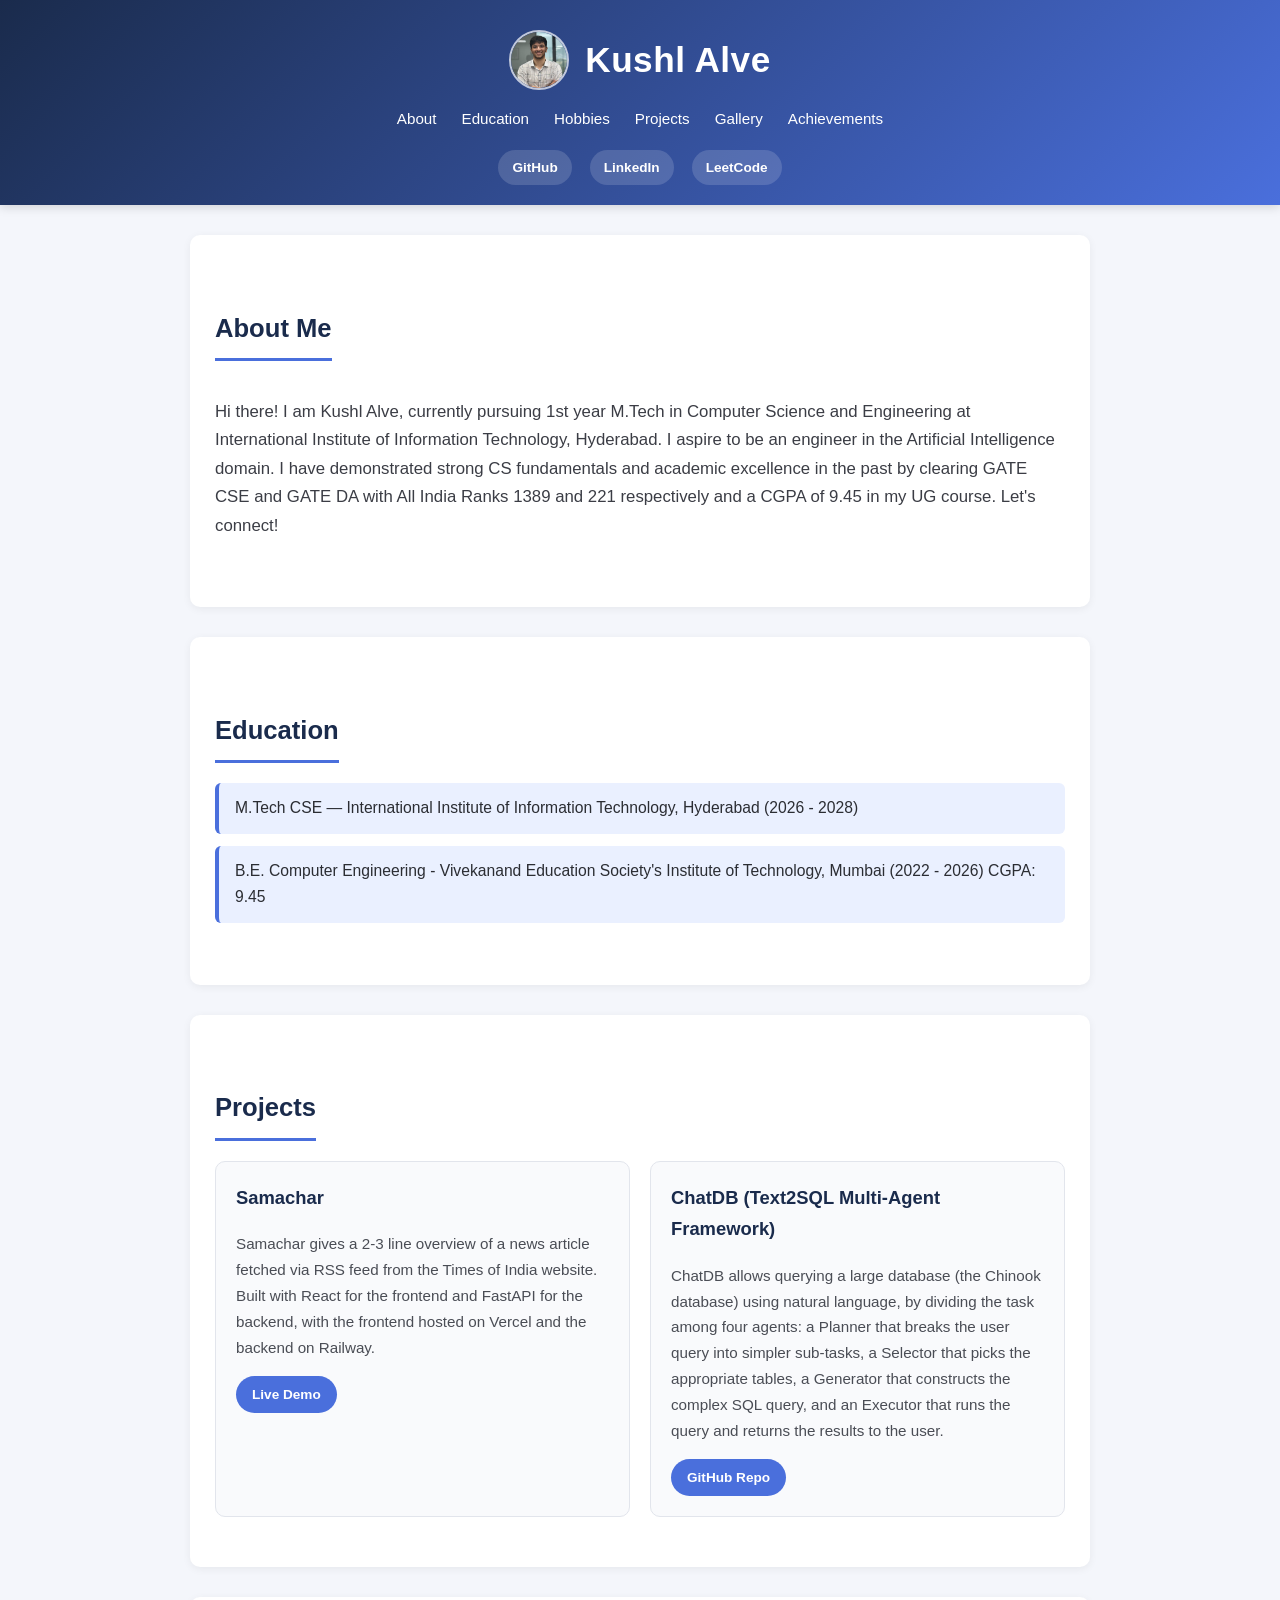
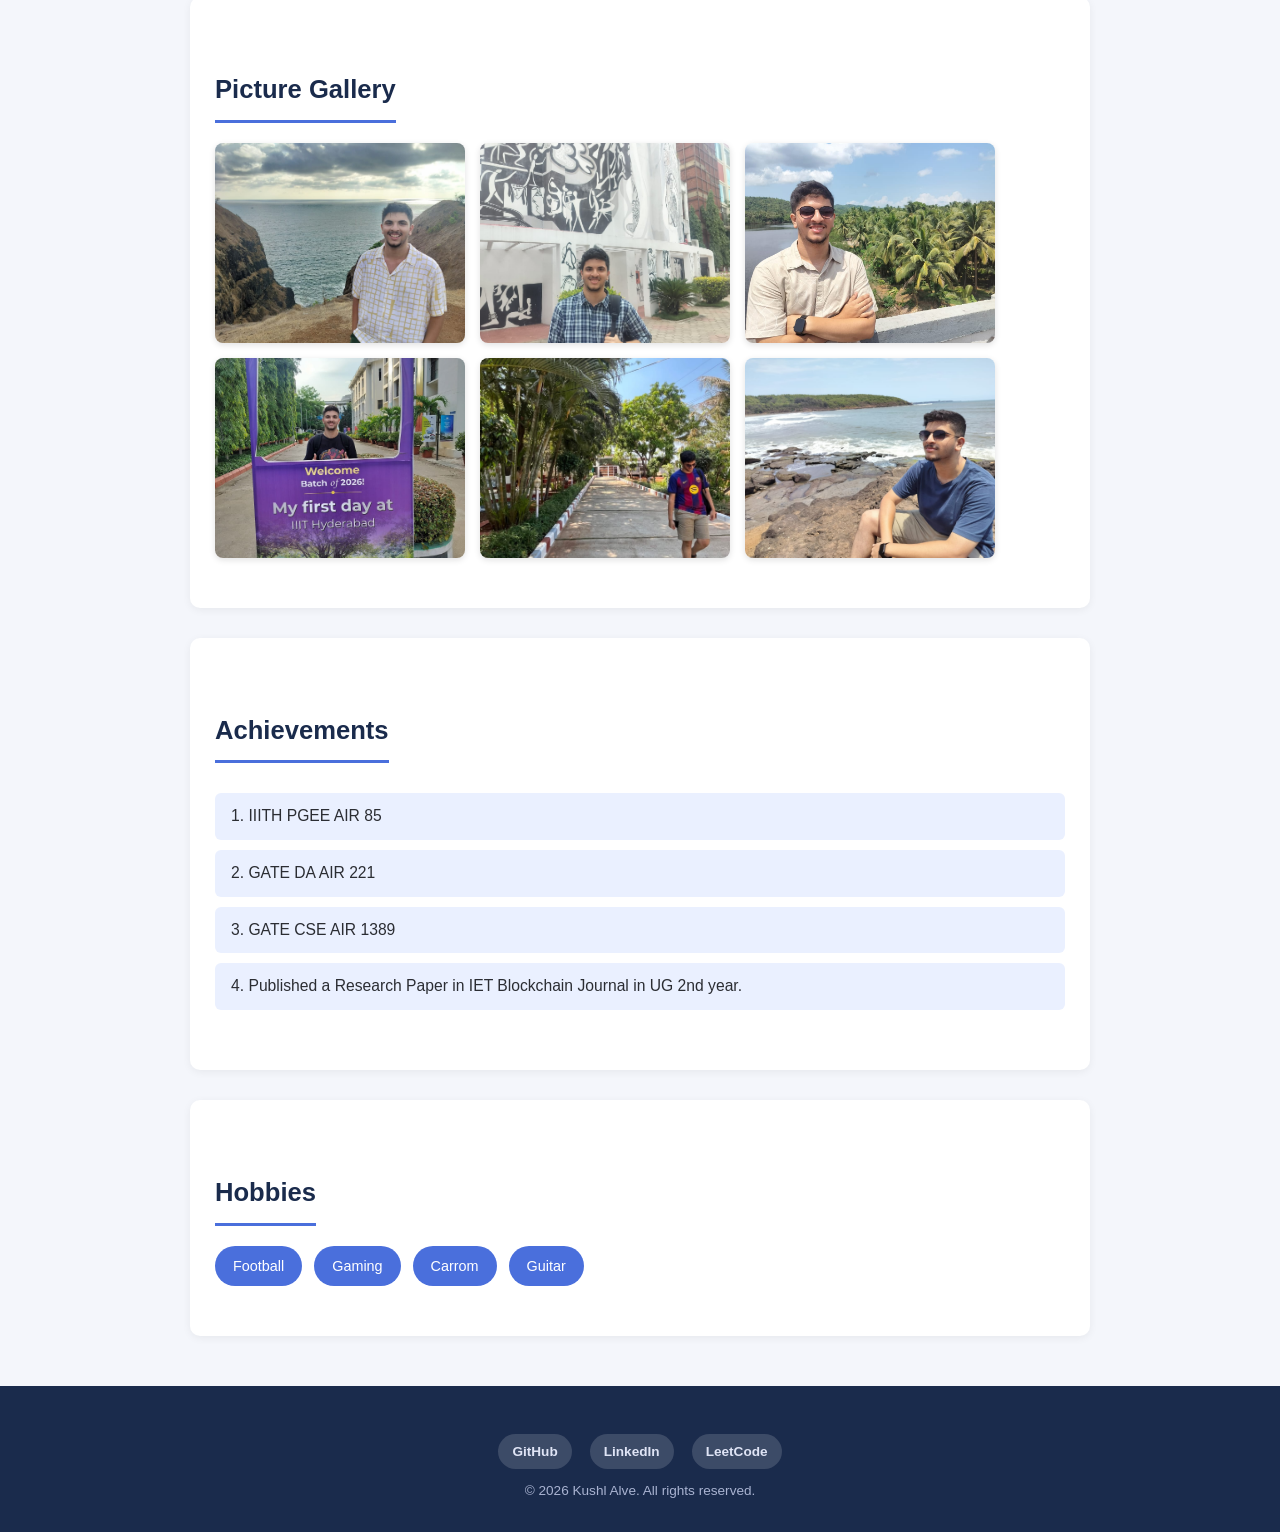
<file: index.html>
<!DOCTYPE html>
<html lang="en">
<head>
    <meta charset="UTF-8">
    <meta name="viewport" content="width=device-width, initial-scale=1.0">
    <title>Kushl Alve - personal page</title>
    <link rel="stylesheet" href="./style.css">
</head>
<body>
  <!-- Header / Navigation -->
  <header>
    <div class="header-top">
      <img src="./images/profile.jpeg" alt="Kushl Alve" class="profile-pic">
      <h1>Kushl Alve</h1>
    </div>
    <nav>
      <ul>
        <li><a href="#about">About</a></li>
        <li><a href="#education">Education</a></li>
        <li><a href="#hobbies">Hobbies</a></li>
        <li><a href="#projects">Projects</a></li>
        <li><a href="#gallery">Gallery</a></li>
        <li><a href="#achieve">Achievements</a></li>
      </ul>
    </nav>
    <div class="socials">
      <a href="https://github.com/kushlalve07" target="_blank" rel="noopener noreferrer">GitHub</a>
      <a href="https://www.linkedin.com/in/kushl-alve/" target="_blank" rel="noopener noreferrer">LinkedIn</a>
      <a href="https://leetcode.com/u/Moodyspider266/" target="_blank" rel="noopener noreferrer">LeetCode</a>
    </div>
  </header>
 
  <!-- About Section -->
  <section id="about">
    <h2>About Me</h2>
    <p>
      Hi there! I am Kushl Alve, currently pursuing 1st year M.Tech in Computer Science and Engineering at
      International Institute of Information Technology, Hyderabad. I aspire to be an engineer in 
      the Artificial Intelligence domain. I have demonstrated strong CS fundamentals and academic excellence
      in the past by clearing GATE CSE and GATE DA with All India Ranks 1389 and 221 respectively and a CGPA of 9.45 in my UG course. 
      Let's connect!
    </p>
  </section>
 
  <!-- Education Section -->
  <section id="education">
    <h2>Education</h2>
    <ul>
      <li>M.Tech CSE — International Institute of Information Technology, Hyderabad (2026 - 2028)</li>
      <li>B.E. Computer Engineering - Vivekanand Education Society's Institute of Technology, Mumbai (2022 - 2026) CGPA: 9.45</li>
    </ul>
  </section>

  <!-- Projects Section -->
  <section id="projects">
    <h2>Projects</h2>
    <div class="projects-container">

      <div class="project-card">
        <h3>Samachar</h3>
        <p>
          Samachar gives a 2-3 line overview of a news article fetched via RSS feed
          from the Times of India website. Built with React for the frontend and
          FastAPI for the backend, with the frontend hosted on Vercel and the backend on Railway.
        </p>
        <div class="project-links">
          <a href="https://news-app-frontend-jet-ten.vercel.app/" target="_blank" rel="noopener noreferrer">Live Demo</a>
        </div>
      </div>

      <div class="project-card">
        <h3>ChatDB (Text2SQL Multi-Agent Framework)</h3>
        <p>
          ChatDB allows querying a large database (the Chinook database) using natural
          language, by dividing the task among four agents: a Planner that breaks the
          user query into simpler sub-tasks, a Selector that picks the appropriate
          tables, a Generator that constructs the complex SQL query, and an Executor
          that runs the query and returns the results to the user.
        </p>
        <div class="project-links">
          <a href="https://github.com/kushlalve07/Text2SQL_Multi_Agent_Framework" target="_blank" rel="noopener noreferrer">GitHub Repo</a>
        </div>
      </div>

    </div>
  </section>
 
  <!-- Picture Gallery Section -->
  <section id="gallery">
    <h2>Picture Gallery</h2>
    <div class="gallery-container">
      <img src="./images/1.jpeg" alt="Vacation 1">
      <img src="./images/2.jpeg" alt="IIIT H 1">
      <img src="./images/3.jpeg" alt="Vacation 2">
      <img src="./images/4.jpeg" alt="IIIT H 2">
      <img src="./images/5.jpeg" alt="Holiday 1">
      <img src="./images/6.jpeg" alt="Holiday 2">
    </div>
  </section>
 
  <!-- Achievements Section -->
  <section id="achieve">
    <h2>Achievements</h2>
    <div class="achieve">
      <p>1. IIITH PGEE AIR 85</p>
      <p>2. GATE DA AIR 221</p>
      <p>3. GATE CSE AIR 1389</p>
      <p>4. Published a Research Paper in IET Blockchain Journal in UG 2nd year.</p>
    </div>
  </section>

  <!-- Hobbies Section -->
  <section id="hobbies">
    <h2>Hobbies</h2>
    <ul>
      <li>Football</li>
      <li>Gaming</li>
      <li>Carrom</li>
      <li>Guitar</li>
    </ul>
  </section>
 
  <!-- Footer -->
  <footer>
    <div class="socials">
      <a href="https://github.com/kushlalve07" target="_blank" rel="noopener noreferrer">GitHub</a>
      <a href="https://www.linkedin.com/in/kushl-alve/" target="_blank" rel="noopener noreferrer">LinkedIn</a>
      <a href="https://leetcode.com/u/Moodyspider266/" target="_blank" rel="noopener noreferrer">LeetCode</a>
    </div>
    <h5>&copy; 2026 Kushl Alve. All rights reserved.</h5>
  </footer>
</body>
</html>
</file>
<file: style.css>
* {
  box-sizing: border-box;
}

html {
  scroll-behavior: smooth;
}

body {
  margin: 0;
  font-family: 'Segoe UI', Roboto, Helvetica, Arial, sans-serif;
  line-height: 1.7;
  color: #2b2d33;
  background-color: #f4f6fb;
}

section {
  max-width: 900px;
  margin: 0 auto;
  padding: 50px 25px;
  scroll-margin-top: 140px;
}

h2 {
  font-size: 1.6rem;
  color: #1a2b4c;
  margin-bottom: 20px;
  padding-bottom: 8px;
  border-bottom: 3px solid #4a6fdc;
  display: inline-block;
}

header {
  background: linear-gradient(135deg, #1a2b4c, #4a6fdc);
  color: #ffffff;
  padding: 30px 25px 20px;
  text-align: center;
  position: sticky;
  top: 0;
  z-index: 10;
  box-shadow: 0 2px 10px rgba(0, 0, 0, 0.15);
}

.header-top {
  display: flex;
  align-items: center;
  justify-content: center;
  gap: 16px;
  margin-bottom: 15px;
}

.profile-pic {
  width: 60px;
  height: 60px;
  max-width: 60px;
  max-height: 60px;
  border-radius: 50%;
  object-fit: cover;
  object-position: center;
  border: 2px solid rgba(255, 255, 255, 0.7);
  flex-shrink: 0;
  display: block;
}

header h1 {
  margin: 0;
  font-size: 2.2rem;
  letter-spacing: 0.5px;
}

nav ul {
  list-style: none;
  display: flex;
  flex-wrap: wrap;
  justify-content: center;
  gap: 10px 25px;
  margin: 0;
  padding: 0;
}

nav a {
  color: #ffffff;
  text-decoration: none;
  font-weight: 500;
  font-size: 0.95rem;
  padding-bottom: 3px;
  border-bottom: 2px solid transparent;
  transition: border-color 0.2s ease, opacity 0.2s ease;
}

nav a:hover {
  border-bottom: 2px solid #ffffff;
}

.socials {
  margin-top: 18px;
  display: flex;
  justify-content: center;
  gap: 18px;
}

.socials a {
  color: #ffffff;
  text-decoration: none;
  font-size: 0.85rem;
  font-weight: 600;
  background-color: rgba(255, 255, 255, 0.15);
  padding: 6px 14px;
  border-radius: 20px;
  transition: background-color 0.2s ease, transform 0.2s ease;
}

.socials a:hover {
  background-color: rgba(255, 255, 255, 0.3);
  transform: translateY(-2px);
}

#about, #education, #hobbies, #projects, #gallery, #achieve {
  background-color: #ffffff;
  border-radius: 10px;
  margin-top: 30px;
  box-shadow: 0 2px 8px rgba(0, 0, 0, 0.06);
}

#about p {
  font-size: 1.05rem;
  color: #3b3d45;
}

#education ul, #hobbies ul {
  list-style: none;
  padding: 0;
  margin: 0;
}

#education li {
  background-color: #eaf0ff;
  border-left: 4px solid #4a6fdc;
  padding: 12px 16px;
  margin-bottom: 12px;
  border-radius: 6px;
  font-size: 0.98rem;
}

#hobbies ul {
  display: flex;
  flex-wrap: wrap;
  gap: 12px;
}

#hobbies li {
  background-color: #4a6fdc;
  color: #ffffff;
  padding: 8px 18px;
  border-radius: 20px;
  font-size: 0.9rem;
  font-weight: 500;
}

.projects-container {
  display: grid;
  grid-template-columns: repeat(auto-fit, minmax(280px, 1fr));
  gap: 20px;
}

.project-card {
  background-color: #f9fafc;
  border: 1px solid #e2e5ec;
  border-radius: 10px;
  padding: 20px;
  transition: transform 0.2s ease, box-shadow 0.2s ease;
}

.project-card:hover {
  transform: translateY(-4px);
  box-shadow: 0 6px 16px rgba(0, 0, 0, 0.1);
}

.project-card h3 {
  margin-top: 0;
  color: #1a2b4c;
  font-size: 1.15rem;
}

.project-card p {
  font-size: 0.95rem;
  color: #4a4d55;
}

.project-links {
  margin-top: 12px;
}

.project-links a {
  display: inline-block;
  background-color: #4a6fdc;
  color: #ffffff;
  text-decoration: none;
  font-size: 0.85rem;
  font-weight: 600;
  padding: 7px 16px;
  border-radius: 20px;
  transition: background-color 0.2s ease;
}

.project-links a:hover {
  background-color: #1a2b4c;
}

.gallery-container {
  display: flex;
  flex-wrap: wrap;
  gap: 15px;
}

.gallery-container img {
  width: 250px;
  height: 200px;
  object-fit: cover;
  border-radius: 8px;
  box-shadow: 0 2px 6px rgba(0, 0, 0, 0.12);
  transition: transform 0.2s ease;
}

.gallery-container img:hover {
  transform: scale(1.03);
}

.achieve p {
  background-color: #eaf0ff;
  padding: 10px 16px;
  border-radius: 6px;
  margin: 10px 0;
  font-size: 0.98rem;
}

footer {
  background-color: #1a2b4c;
  color: #dfe4f5;
  text-align: center;
  padding: 30px 20px;
  margin-top: 50px;
}

footer .socials a {
  color: #dfe4f5;
}

footer h5 {
  margin: 10px 0 0;
  font-weight: 400;
  font-size: 0.85rem;
  color: #a9b3d1;
}

@media (max-width: 600px) {
  header h1 {
    font-size: 1.7rem;
  }
  nav ul {
    gap: 8px 15px;
  }
  section {
    padding: 35px 15px;
  }
  .gallery-container img {
    width: 100%;
    max-width: 300px;
    height: 220px;
  }
}
</file>
